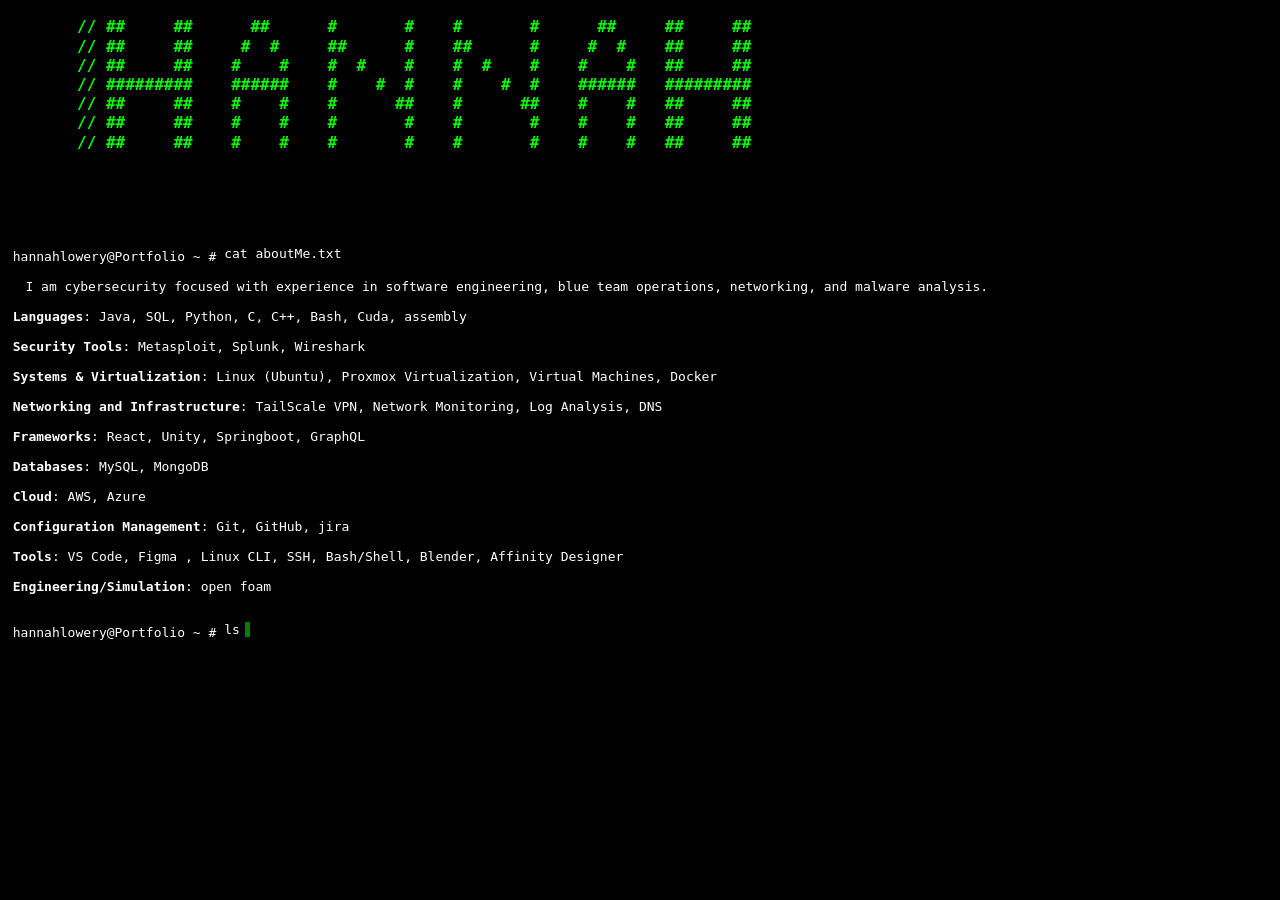
<file: index.html>
<html lang="en-US">
  <head>
    <meta charset="utf-8" />
    <meta name="viewport" content="width=device-width" />

    <title>HannahLowery Portfolio</title>
    <link rel="stylesheet" href="IntroPage.css" />
  </head>

  <body>
    <div class="swipe-overlay" id="swipeOverlay"></div>
    <header>
        <div class="container">
        <h1>
            <pre class = "ascii-text">
        // ##     ##      ##      #       #    #       #      ##     ##     ## 
        // ##     ##     #  #     ##      #    ##      #     #  #    ##     ##
        // ##     ##    #    #    #  #    #    #  #    #    #    #   ##     ##
        // #########    ######    #    #  #    #    #  #    ######   #########
        // ##     ##    #    #    #      ##    #      ##    #    #   ##     ##
        // ##     ##    #    #    #       #    #       #    #    #   ##     ## 
        // ##     ##    #    #    #       #    #       #    #    #   ##     ##   
        </pre>
        <div class="cover"></div>
        </h1>
        </div>
    </header>
    <br>
    <br>
    <br>
    <div class="termText">
     <p class="Animation1">
        hannahlowery@Portfolio ~ # 
        <span id="cat"><span class="typed">cat aboutMe.txt</span></span><br><br>
           <span id="ani1">I am cybersecurity focused with experience in software engineering, blue team operations, networking, 
            and malware analysis. <br> <br>

            <b>Languages</b>: Java, SQL, Python, C, C++, Bash, Cuda, assembly <br><br>
            <b>Security Tools</b>: Metasploit, Splunk, Wireshark <br><br>
            <b>Systems & Virtualization</b>: Linux (Ubuntu), Proxmox Virtualization, Virtual Machines, Docker <br><br>
            <b>Networking and Infrastructure</b>: TailScale VPN, Network Monitoring, Log Analysis, DNS <br><br>
            <b>Frameworks</b>:  React, Unity, Springboot, GraphQL <br><br>
            <b>Databases</b>: MySQL, MongoDB <br><br>
            <b>Cloud</b>: AWS, Azure <br><br>
            <b>Configuration Management</b>: Git, GitHub, jira <br><br>
            <b>Tools</b>: VS Code,  Figma , Linux CLI, SSH, Bash/Shell, Blender, Affinity Designer <br><br>
            <b>Engineering/Simulation</b>: open foam <br><br>
        </span>
    </p>

    <p class="Animation2">
    hannahlowery@Portfolio ~ #  
        <span id="ani2"><span class="typed2">
            ls 
        </span></span>
    </p>
    </div>
    <!--Sound effects-->
    <audio id="typingSound" src="images/typing.mp3" loop></audio>
    <audio id="introSound" src="images/Intro.mp3"></audio>

<script src="introPage.js"></script> 
  </body>
</html>
</file>
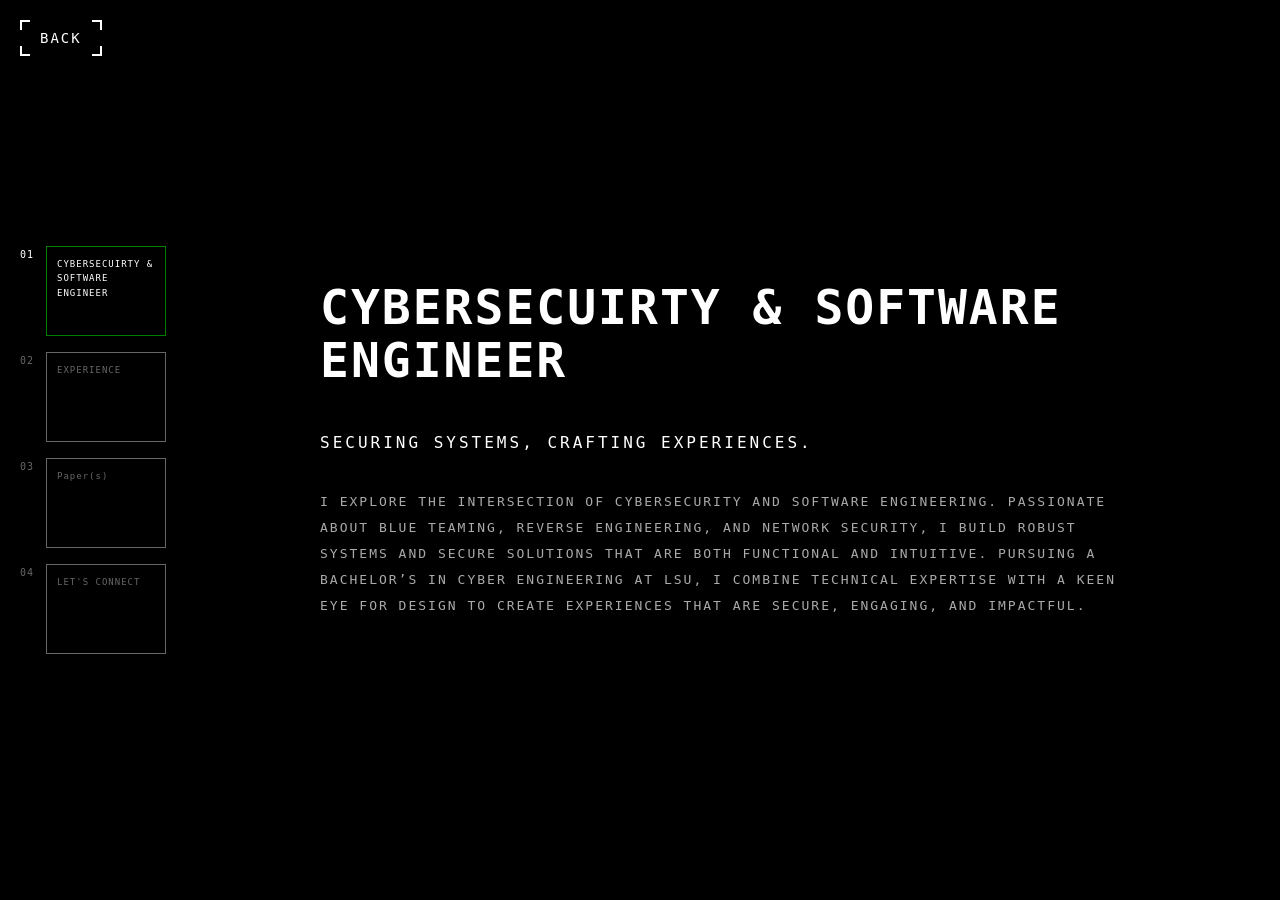
<file: AboutPage.html>
<html lang="en-US">
  <head>
    <meta charset="utf-8" />
    <meta name="viewport" content="width=device-width" />

    <title>About</title>
    <link rel="stylesheet" href="AboutPage.css" />
  </head>
  <body>
    <!--Transition from Homepage.html-->
    <div class="swipe-left-overlay" id="swipeLeftOverlay"></div>

   <!-- Back button -->
  <div id="back">
    <p class="back-btn">
      BACK
      <span class="tl"></span>
      <span class="tr"></span>
      <span class="bl"></span>
      <span class="br"></span>
    </p>
  </div>

  <!-- Sidebar -->
  <div id="sidebar">

    <div class="slide-thumb active" data-index="0">
      <span class="thumb-number">01</span>
      <div class="thumb-preview">
        <p>CYBERSECUIRTY & SOFTWARE ENGINEER</p>
      </div>
    </div>

    <div class="slide-thumb" data-index="1">
      <span class="thumb-number">02</span>
      <div class="thumb-preview">
        <p>EXPERIENCE</p>
      </div>
    </div>

  <div class="slide-thumb" data-index="2">
      <span class="thumb-number">03</span>
      <div class="thumb-preview">
        <p>Paper(s)</p>
      </div>
    </div>

    <div class="slide-thumb" data-index="3">
      <span class="thumb-number">04</span>
      <div class="thumb-preview">
        <p>LET'S CONNECT</p>
      </div>
    </div>

  </div>

  <!-- Scrollable sections -->
  <div id="about-wrapper">

    <section class="about-section" id="section1">
      <div class="right-col">
        <h1>CYBERSECUIRTY & SOFTWARE ENGINEER</h1>
        <p class="tagline">SECURING SYSTEMS, CRAFTING EXPERIENCES.</p>
        <p class="sub">I EXPLORE THE INTERSECTION OF CYBERSECURITY AND SOFTWARE ENGINEERING. 
          PASSIONATE ABOUT BLUE TEAMING, REVERSE ENGINEERING, AND NETWORK SECURITY, I BUILD ROBUST SYSTEMS AND SECURE SOLUTIONS THAT ARE BOTH FUNCTIONAL AND INTUITIVE. 
          PURSUING A BACHELOR’S IN CYBER ENGINEERING AT LSU, I COMBINE TECHNICAL EXPERTISE WITH A KEEN EYE FOR DESIGN TO CREATE EXPERIENCES THAT ARE SECURE, ENGAGING, AND IMPACTFUL.</p>
      </div>
    </section>

    <section class="about-section" id="section2">
      <div class="right-col">
        <h2>EXPERIENCE</h2>
        <div class="exp-item">
          <span class="exp-title">LSU WISE RESEARCH STUDENT WORKER</span>
          <span class="exp-date">2025 - NOW</span>
          <ul>
            <li>Developed Python scripts to automate data processing and simulation workflows for civil engineering research projects.</li><br>
            <li>Assisted with computational fluid dynamics simulations using OpenFOAM to support research analysis.</li><br>
            <li>Designing a GUI for OpenFOAM to streamline simulations and improve usability.</li>
          </ul>
        </div>
        <!--Add more experience later-->
        <!--
        <div class="exp-item">
          <span class="exp-title">MULTI-BRAND COMPANY — FRONTEND DEVELOPER</span>
          <span class="exp-date">2019 - 2021</span>
          <p>Description of your work here.</p>
        </div>
        <div class="exp-item">
          <span class="exp-title">WEB AGENCY — FRONTEND DEVELOPER</span>
          <span class="exp-date">2017 - 2019</span>
          <p>Description of your work here.</p>
        </div>
        -->
      </div>
    </section>

    <section class="about-section" id="section3">
      <div class="right-col">
        <h2>Papers</h2>
        <div class="exp-item">
          <span class="exp-title">Cyber: Group Research Paper</span>
          <span class="exp-date">2025</span>
         <p><a href="images/Securing The Hardware Using The Zero Trust Framework.pdf" target="_blank">View PDF</a></p>
        <p>
          Removable devices like USB drives and external hard drives are convenient, yet they introduce serious security risks, serving as gateways for malware, data theft, and unauthorized access. Analyzing these threats in controlled, sandboxed environments reveals patterns of exploitation and highlights the importance of zero-trust policies, device controls, and layered defenses to safeguard modern infrastructures.
        </p>
        </div>
      </div>
    </section>

    <section class="about-section" id="section4">
      <div class="right-col">
        <h2>BOLD IDEAS. STRONG SYSTEMS. CONNECT WITH ME.</h2>
        <div class="contact-links">
            <p class="lets-connect">LET'S CONNECT <span>→</span></p>
</div>
 </section>


  </div>
<script src="AboutPage.js"></script> 
</body>
</html>
</file>
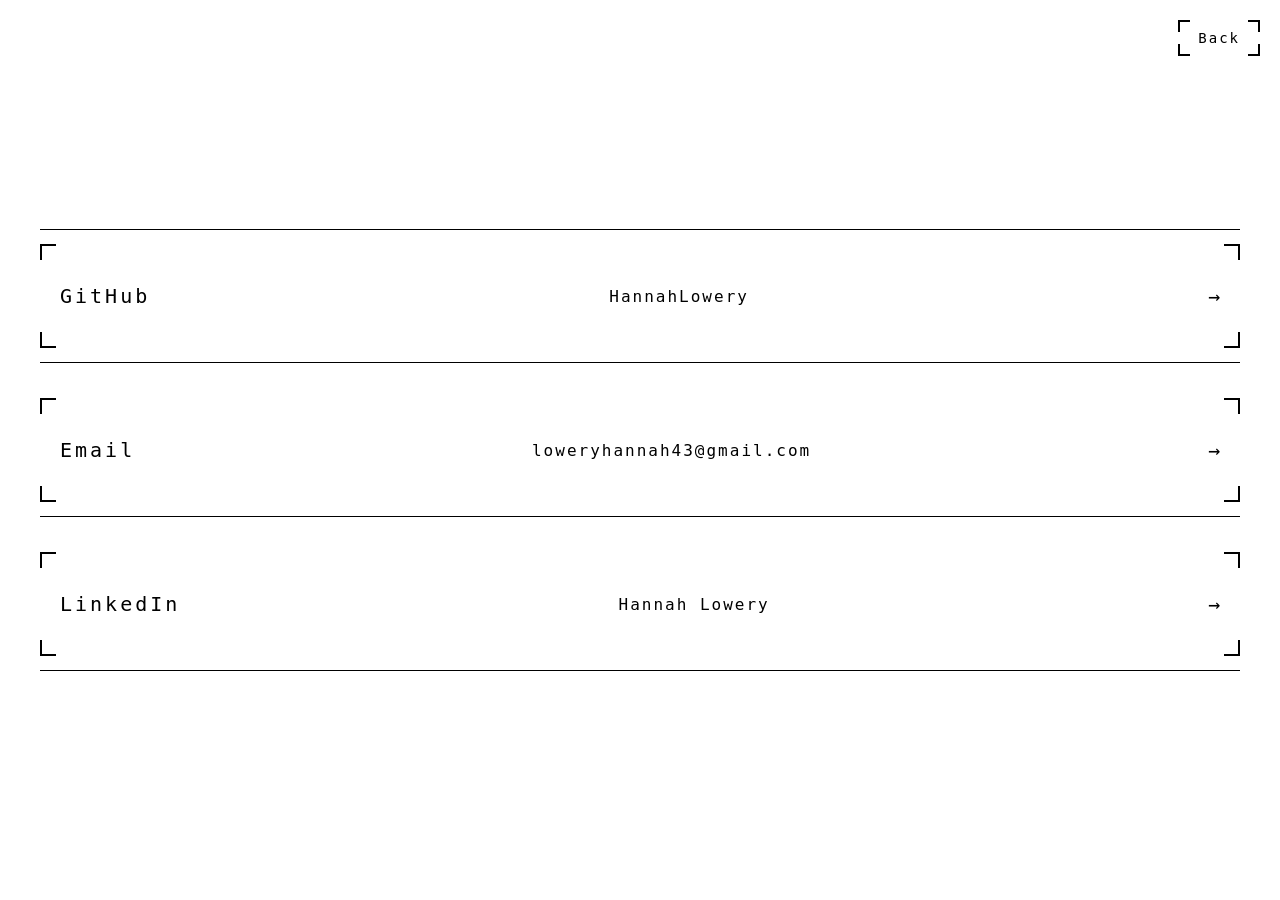
<file: ContactPage.html>
<html lang="en-US">
  <head>
    <meta charset="utf-8" />
    <meta name="viewport" content="width=device-width" />

    <title>Contact Me</title>
    <link rel="stylesheet" href="ContactPage.css" />
  </head>
  <body>
    <!--Transition from Homepage.html-->
    <div class="swipe-right-overlay" id="swipeRightOverlay"></div>

    <!--Tranisition to HomePage.html-->
    <div class="swipe-right-overlay" id="swipeBackOverlay"></div>

<div id="contact">
<!--&nbsp; &#8594 is the arrows-->
  <a class="contact-row" href="https://github.com/HannahLowery" target="_blank">
    <span class="label">GitHub</span>
    <span class="middle">HannahLowery</span>
    <span class="arrow">&#8594;</span>
    <span class="tl"></span>
    <span class="tr"></span>
    <span class="bl"></span>
    <span class="br"></span>
  </a>

  <a class="contact-row" href="mailto:loweryhannah43@gmail.com" target="_blank">
    <span class="label">Email</span>
    <span class="middle">loweryhannah43@gmail.com</span>
    <span class="arrow">&#8594;</span>
    <span class="tl"></span>
    <span class="tr"></span>
    <span class="bl"></span>
    <span class="br"></span>
  </a>

  <a class="contact-row" href="https://www.linkedin.com/in/hannah-lowery/" target="_blank">
    <span class="label">LinkedIn</span>
    <span class="middle">Hannah Lowery</span>
    <span class="arrow">&#8594;</span>
    <span class="tl"></span>
    <span class="tr"></span>
    <span class="bl"></span>
    <span class="br"></span>
  </a>
</div>

<div id="back">
  <p class="back-btn">
    Back
    <span class="tl"></span>
    <span class="tr"></span>
    <span class="bl"></span>
    <span class="br"></span>
  </p>
</div>
<script src="ContactPage.js"></script> 
</body>
</html>
</file>
<file: IntroPage.css>
body {
  background: black;
  margin: 0;
  font-family: monospace;

  animation: fadeIn 1s ease;
  overflow: hidden;
}
@keyframes fadeIn {
  from { opacity: 0; }
  to { opacity: 1; }
}

.swipe-overlay {
  position: fixed;
  top: -100%;
  left: 0;
  width: 100%;
  height: 100%;
  background: black;
  z-index: 99999;
  transition: top 0.8s cubic-bezier(0.76, 0, 0.24, 1);
}

.swipe-overlay.active {
  top: 0;
}

/*Header*/
.container {
  position: relative;
  overflow: hidden;   
}

.ascii-text {
  margin: 0;
  white-space: pre;  
  color: #00ff00;
  font-size: 16px;
  line-height: 1.2;
}

.cover {
  position: absolute;
  top: 0;
  left: 0;
  width: 100%;
  height: 100%;
  background: black;
  animation: slideDown 4s ease-out forwards;
}

@keyframes slideDown {
  to {
    transform: translateY(100%);
  }
}
   
/* Animation1 */
.Animation1{
  text-align: left;
  margin-left: 1%;
  color: white;
  opacity: 0; 
  animation: fadeIn 1.5s ease-out forwards;
  animation-delay: 3s; 
}

@keyframes fadeIn {
  to {
    opacity: 1;
  }}
 
/*Typing*/
#cat {
  display: inline-block;
  white-space: nowrap;
}

.typed {
  display: inline-block;
  border-right: 5px solid green;
  overflow: hidden;
  white-space: nowrap;
  width: 0;
  animation: typing 2s steps(16) 4.5s forwards,
             cursor .4s step-end 4.5s 7 alternate,
             cursorOff 0.01s 7s forwards;
}

@keyframes typing {
  from { width: 0; }
  to { width: 100%; }
}

@keyframes cursor {
  50% { border-color: transparent; }
}
/*makes the cursor disappear*/
@keyframes cursorOff {
  to {
    border-right: none;
  }
}

/* Animation2 and ani1 popup*/
#ani1,
.Animation2 {
    text-align: left;
    margin-left: 1%;
    color: white;
    opacity: 0;              
    animation: popIn 0s forwards;
    animation-delay: 6.9s;  
}

@keyframes popIn {
  to {
    opacity: 1;
  }
}
 /*Typing ani2*/
#ani2 {
  display: inline-block;
  white-space: nowrap;
}

.typed2 {
  display: inline-block;
  border-right: 5px solid green;
  overflow: hidden;
  white-space: nowrap;
  width: 0;
  animation: typing 0.5s steps(2) 7.3s forwards,
             cursor .4s step-end infinite alternate;
}

@keyframes typing {
  from { width: 0; }
  to { width: 100%; }
}

@keyframes cursor {
  50% { border-color: transparent; }
}
</file>
<file: AboutPage.css>
body {
  background: black;
  margin: 0;
  font-family: monospace;
  overflow-x: hidden;
}

* {
  margin: 0;
  padding: 0;
  box-sizing: border-box;
}

body {
  background: black;
  color: white;
  font-family: monospace;
  overflow: hidden;
}

/* Back button */
#back {
  position: fixed;
  top: 20px;
  left: 20px;
  z-index: 100;
}

.back-btn {
  position: relative;
  padding: 10px 20px;
  margin: 0;
  font-size: 14px;
  letter-spacing: 2px;
  cursor: pointer;
  transition: color 0.3s ease;
  color: white;
}

.back-btn:hover { color: green; }

.back-btn:hover .tl,
.back-btn:hover .tr,
.back-btn:hover .bl,
.back-btn:hover .br { border-color: green; }

.back-btn .tl,
.back-btn .tr,
.back-btn .bl,
.back-btn .br {
  position: absolute;
  width: 10px;
  height: 10px;
  border-color: white;
  border-style: solid;
  transition: border-color 0.3s ease;
}

.back-btn .tl { top: 0; left: 0; border-width: 2px 0 0 2px; }
.back-btn .tr { top: 0; right: 0; border-width: 2px 2px 0 0; }
.back-btn .bl { bottom: 0; left: 0; border-width: 0 0 2px 2px; }
.back-btn .br { bottom: 0; right: 0; border-width: 0 2px 2px 0; }

/* Sidebar */
#sidebar {
  position: fixed;
  left: 20px;
  top: 50%;
  transform: translateY(-50%);
  display: flex;
  flex-direction: column;
  gap: 16px;
  z-index: 100;
}

.slide-thumb {
  display: flex;
  align-items: flex-start;
  gap: 8px;
  cursor: pointer;
  opacity: 0.4;
  transition: opacity 0.3s ease;
}

.slide-thumb.active {
  opacity: 1;
}

.slide-thumb:hover {
  opacity: 0.8;
}

.thumb-number {
  font-size: 10px;
  color: white;
  letter-spacing: 1px;
  margin-top: 3px;
  min-width: 18px;
}

.thumb-preview {
  border: 1px solid white;
  width: 120px;
  height: 90px;
  padding: 10px;
  display: flex;
  align-items: flex-start;
  transition: border-color 0.3s ease;
}

.slide-thumb.active .thumb-preview {
  border-color: green;
}

.slide-thumb:hover .thumb-preview {
  border-color: #aaa;
}

.thumb-preview p {
  font-size: 9px;
  color: white;
  letter-spacing: 1px;
  line-height: 1.6;
}

/* Wrapper */
#about-wrapper {
  position: fixed;
  top: 0;
  left: 0;
  width: 100%;
  transition: transform 0.8s cubic-bezier(0.76, 0, 0.24, 1);
}

/* Sections */
.about-section {
  width: 100%;
  height: 100vh;
  display: flex;
  align-items: center;
  padding: 80px 60px 80px 320px; 
}

/* Right column */
.right-col {
  width: 100%;
  max-width: 800px;
}

.right-col h1 {
  font-size: 48px;
  font-weight: 900;
  letter-spacing: 2px;
  margin-bottom: 40px;
  line-height: 1.1;
}

.right-col h2 {
  font-size: 28px;
  font-weight: 900;
  letter-spacing: 2px;
  margin-bottom: 30px;
  line-height: 1.3;
}

.tagline {
  font-size: 16px;
  line-height: 2;
  letter-spacing: 3px;
  margin-bottom: 30px;
  color: white;
}

.sub {
  font-size: 13px;
  line-height: 2;
  letter-spacing: 2px;
  color: #aaa;
}

/* Experience items */
.exp-item {
  border-top: 1px solid #333;
  padding: 20px 0;
  display: grid;
  grid-template-columns: 1fr auto;
  gap: 10px;
}

.exp-item p {
  grid-column: 1 / -1;
  font-size: 11px;
  color: #666;
  letter-spacing: 1px;
  line-height: 1.8;
}

.exp-title {
  font-size: 12px;
  letter-spacing: 2px;
}

.exp-date {
  font-size: 11px;
  color: #666;
}

/* Contact links */
.contact-links p {
  font-size: 14px;
  letter-spacing: 3px;
  padding: 16px 0;
  border-top: 1px solid #333;
  cursor: pointer;
  transition: color 0.3s ease;
}

.contact-links p:hover { color: green; }

/* Swipe overlay */
.swipe-left-overlay {
  position: fixed;
  top: 0;
  right: 0;
  width: 100%;
  height: 100%;
  background: black;
  z-index: 99999;
  transition: right 0.8s cubic-bezier(0.76, 0, 0.24, 1);
}

.swipe-left-overlay.exit {
  right: 100%;
}
</file>
<file: ContactPage.css>
body {
  margin: 0;
  font-family: monospace;
  background: white;
}


#contact {
  display: flex;
  flex-direction: column;
  justify-content: center;
  gap: 50px; 
  height: 100vh;
  padding: 0 40px;
  box-sizing: border-box;
  color: black;
}

.contact-row {
  position: relative;
  display: flex;
  align-items: center;
  width: 100%;
  padding: 40px 20px;
  box-sizing: border-box;
  cursor: pointer;
  transition: color 0.3s ease;
}

/* Line  */
.contact-row::after {
  content: '';
  position: absolute;
  bottom: -15px;
  left: 0;
  width: 100%;
  height: 1px;
  background: black;
}

.contact-row:first-child::before {
  content: '';
  position: absolute;
  top: -15px; 
  left: 0;
  width: 100%;
  height: 1px;
  background: black;
}

/*hover color*/
.contact-row:hover {
  color: green;
}

.contact-row:hover .arrow {
  transform: translateX(10px);
}

.contact-row:hover .tl,
.contact-row:hover .tr,
.contact-row:hover .bl,
.contact-row:hover .br {
  border-color: green;
}

/* Text */
.contact-row .label {
  font-size: 20px;
  letter-spacing: 3px;
  display: inline-block;
  white-space: nowrap;
}

.contact-row .middle {
  flex: 1;
  text-align: center;
  font-size: 16px;
  letter-spacing: 2px;
  display: inline-block;
  white-space: nowrap;
}

.contact-row .arrow {
  font-size: 20px;
  display: inline-block;
  white-space: nowrap;
  transition: transform 0.3s ease;
}

/* Brackets */
.contact-row .tl,
.contact-row .tr,
.contact-row .bl,
.contact-row .br {
  position: absolute;
  width: 14px;
  height: 14px;
  border-color: black;
  border-style: solid;
}

.contact-row .tl { top: 0; left: 0; border-width: 2px 0 0 2px; }
.contact-row .tr { top: 0; right: 0; border-width: 2px 2px 0 0; }
.contact-row .bl { bottom: 0; left: 0; border-width: 0 0 2px 2px; }
.contact-row .br { bottom: 0; right: 0; border-width: 0 2px 2px 0; }

/*tranition from Homepage.html*/
.swipe-right-overlay {
  position: fixed;
  top: 0;
  left: 0;
  width: 100%;
  height: 100%;
  background: black;
  z-index: 99999;
  transition: left 0.8s cubic-bezier(0.76, 0, 0.24, 1);
}

.swipe-right-overlay.exit {
  left: 100%; /* slides off to the right */
}

/*so it doesnt look like links*/
.contact-row {
  text-decoration: none;
  color: black;
}

/*Back button*/
#back {
  position: fixed;
  top: 20px;
  right: 20px;
  z-index: 100;
}

.back-btn {
  position: relative;
  padding: 10px 20px;
  margin: 0;
  font-family: monospace;
  font-size: 14px;
  letter-spacing: 2px;
  cursor: pointer;
  transition: color 0.3s ease;
}

.back-btn:hover {
  color: green;
}

.back-btn:hover .tl,
.back-btn:hover .tr,
.back-btn:hover .bl,
.back-btn:hover .br {
  border-color: green;
}

.back-btn .tl,
.back-btn .tr,
.back-btn .bl,
.back-btn .br {
  position: absolute;
  width: 10px;
  height: 10px;
  border-color: black;
  border-style: solid;
  transition: border-color 0.3s ease;
}

.back-btn .tl { top: 0; left: 0; border-width: 2px 0 0 2px; }
.back-btn .tr { top: 0; right: 0; border-width: 2px 2px 0 0; }
.back-btn .bl { bottom: 0; left: 0; border-width: 0 0 2px 2px; }
.back-btn .br { bottom: 0; right: 0; border-width: 0 2px 2px 0; }

/* swipe overlay */
.swipe-right-overlay {
  position: fixed;
  top: 0;
  left: -100%;
  width: 100%;
  height: 100%;
  background: black;
  z-index: 99999;
  transition: left 0.8s cubic-bezier(0.76, 0, 0.24, 1);
}

.swipe-right-overlay.active {
  left: 0;
}
</file>
